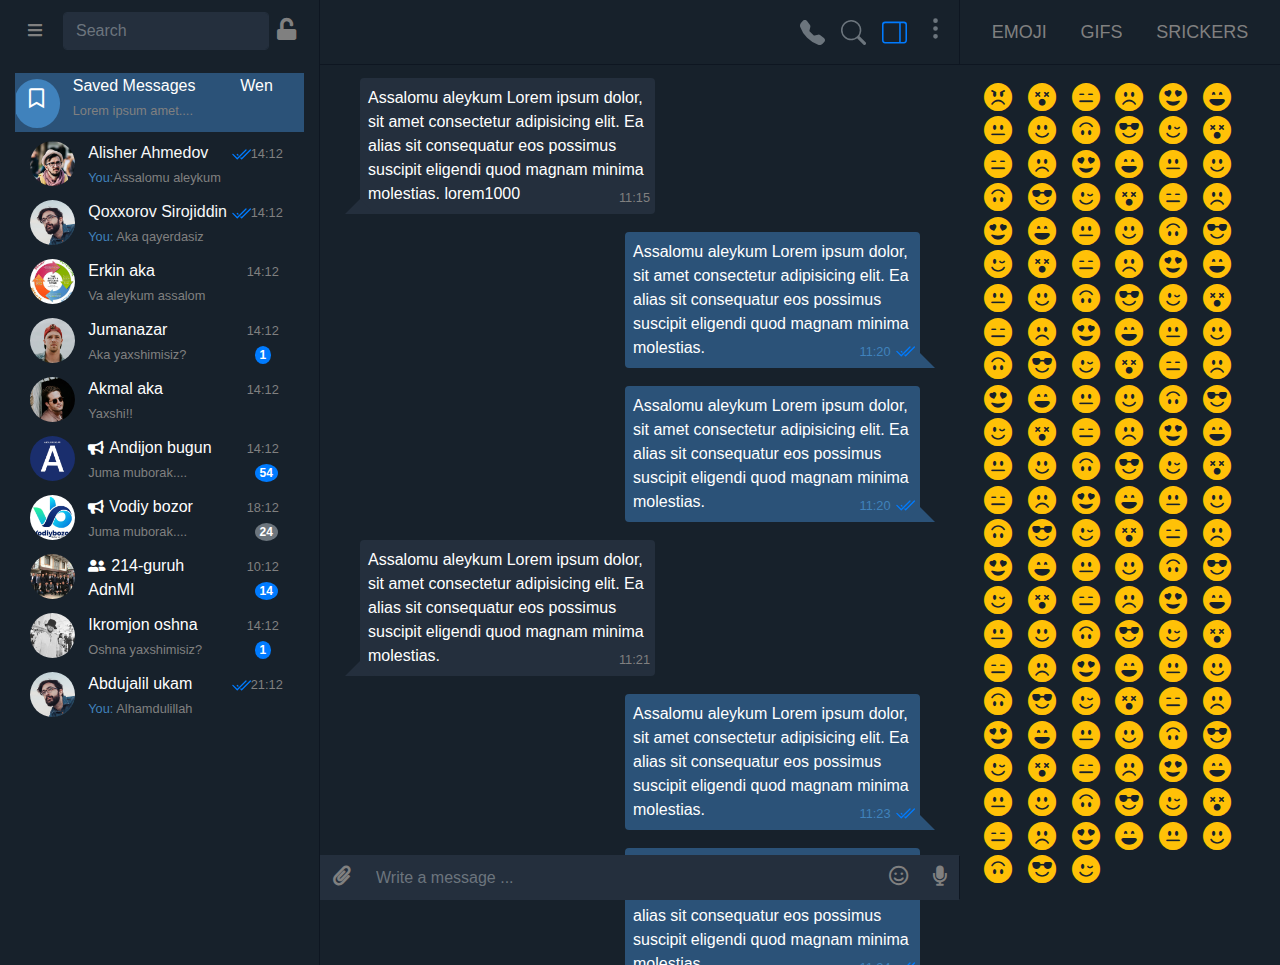
<file: telegram/index.html>
<!DOCTYPE html>
<html lang="en">
<head>
    <meta charset="UTF-8">
    <meta http-equiv="X-UA-Compatible" content="IE=edge">
    <meta name="viewport" content="width=device-width, initial-scale=1.0">
    <title>Telegramm</title>
    <link rel="stylesheet" href="css/bootstrap.min.css">
    <link rel="stylesheet" href="css/main.css">
    <link rel="stylesheet" href="https://cdnjs.cloudflare.com/ajax/libs/font-awesome/5.15.4/css/all.min.css">
    <link rel="stylesheet" href="https://fonts.googleapis.com/css?family=Tangerine">
    <link rel="stylesheet" href="https://cdn.jsdelivr.net/npm/bootstrap-icons@1.6.1/font/bootstrap-icons.css">
</head>
<body>
    
    <div class="container-fluid">
        <!-- ========= tg-navbar ========= -->
        <div class="row ">
            <div class="d-none d-lg-block col-lg-4  col-xl-3 r-bg-dark py-1  border-right col-3-p">
                    <div class="py-2 d-flex align-items-center">
                        <!-- Button trigger modal -->
                    <button type="button" class="btn btn-color  mr-2" data-toggle="modal" data-target="#exampleModalLong">
                        <span><i class="fas fa-bars"></i></span>
                        </button>
    
                        <!-- Modal body -->
                         <div class="modal fade" id="exampleModalLong" tabindex="-1" role="dialog" aria-labelledby="exampleModalLongTitle" aria-hidden="true">
                               
                            <div class="modal-dialog modal-dialog-user"style="width: 310px; height: 400px;"  role="document">
                                    <div class="modal-content modal-borer">
                                    <div class="modal-header d-block ">
                                        <h5 class="modal-title" id="exampleModalLongTitle">
                                            <span class="d-flex">
                                                <img class="main-user" src="muslim.jpg" alt="rasm">
                                                <span class="save-message"><i class="far fa-bookmark"></i></span>
                                            </span>
                                        </h5>
                                       <div class="d-flex">
                                           <div class="user-info">
                                            <p class="user-name mt-3 m-0"> Muhammadrizo Yo'lbarsbekov</p>
                                            <p class="user-name m-0">+998902531895</p>
                                           </div>
                                           <div class="account ml-4">
                                            <a style="width: 30px;" class="btn btn-style text-light mt-5 btn-chevron" data-toggle="collapse" href="#multiCollapseExample1" role="button" aria-expanded="false" aria-controls="multiCollapseExample1"><i class="fas fa-chevron-down "></i></a>
                                           </div>
                                       </div>
                                    </div>

                                    <div class="modal-body ">
                                        <div class="collapse multi-collapse" id="multiCollapseExample1">
                                            <div class="card b-card card-body px-2 pb-2 pt-2">
                                             <div class="row row-cols-2 border-none d-flex align-items-center justify-content-around">
                                                <div class="col-3  text-center p-0">
                                                    <img style="width: 35px;" class="main-user" src="muslim.jpg" alt="rasm">
                                                  <span class="main-check"><i class="fas fa-check check"></i></span>
                                                </div>
                                                <div class="col-9 text-left p-0">
                                                    <small class=" text-light" style="font-size: 16px;">Muhammadrizo Yo'lbarsbekov</small>
                                                </div>
                                                <div class="col-3 text-center mt-3">
                                                    <i style="font-size: 35px;"  class="ml-2 far fa-user-circle text-secondary"></i>
                                                </div>
                                                <div class="col-9 text-left p-0 mt-3 mb-3 text-light">
                                                    Add Account
                                                </div>
                                             </div>
                                            </div>
                                          </div>
                                    </div>
                                    <div class="modal-footer px-2">
                                       <div class="row row-cols-2">
                        
                                           <div class="col-2 mt-3"><i class="stl-icon text-secondary fas fa-user-friends"></i></div>
                                           <div class="col-9 mt-3"><p class="text-light">New Group</p></div>

                                           <div class="col-2 mt-3"><i class="stl-icon text-secondary fas fa-bullhorn"></i></div>
                                           <div class="col-9 mt-3"><p class="text-light">New Channel</p></div>

                                           <div class="col-2 mt-3"> <i class="stl-icon text-secondary far fa-user-circle"></i></div>
                                           <div class="col-9 mt-3"><p class="text-light">Contacts</p></div>

                                           <div class="col-2 mt-1"><i class="stl-icon text-secondary fas fa-phone-alt"></i></div>
                                           <div class="col-9 mt-3"><p class="text-light">Calls</p></div>

                                           <div class="col-2 mt-3"><i class="stl-icon text-secondary fas fa-cog"></i></div>
                                           <div class="col-9 mt-3"><p class="text-light">Settings</p></div>

                                           <div class="col-2 mt-3"><i class="stl-icon far fa-moon text-secondary"></i></div>
                                           <div class="col-9 mt-3 d-flex justify-content-between">
                                               <p class="text-light">Settings</p>
                                               <div class="custom-control custom-switch">
                                                <input type="checkbox" class="custom-control-input" id="customSwitch1">
                                                <label class="custom-control-label stl-switch" for="customSwitch1"></label>
                                              </div>
                                          </div>
                                       </div>
                                    </div>
                                    </div>
                                </div> 
                        </div>
                        <!-- Modal body stoped -->
                         <input class="form-control mr-sm-2 text-white" type="search" placeholder="Search" aria-label="Search">
                         <span class="mr-2"><i class="fas fa-unlock"></i></span>
                    </div>
                   
            </div>
            <div class="col-lg-8 col-xl-6 r-bg-dark py-1  border-right d-flex border-bottom">
                <div class="col-9">
                    
                   <div class="user-name">
                    <div class="tab-content" id="nav-tabContent">

                        <div class="tab-pane fade show text-light " id="s-messages" role="tabpanel" aria-labelledby="message">Saved Messages

                        </div>

                        <div class="tab-pane fade text-light " id="toga">
                            <div class="d-lg-none">
                                <i class="bi bi-arrow-left"></i>
                            <img src="person_1.jpg" alt="rasm" class="user-img mx-3  ">
                            </div>
                           <div>
                            Ahmedov Alisher 
                            <p class="recently my-0 ">last sent recently</p>
                           </div>
                        </div>
                        <div class="tab-pane fade text-light "  id="siroch">
                            <div class="d-lg-none">
                                <i class="bi bi-arrow-left"></i>
                            <img src="person_1.jpg" alt="rasm" class="user-img mx-3  ">
                            </div>
                           <div class="name-rec">
                            Qoxxorov Sirojiddin 
                            <p class="recently my-0 ">last sent recently</p>
                           </div>
                        </div>

                        <div class="tab-pane fade text-light" id="domla" role="tabpanel" aria-labelledby="e-akam">
                            <div class="d-lg-none">
                                <i class="bi bi-arrow-left"></i>
                            <img src="erkinaka.jpg" alt="rasm" class="user-img mx-3  ">
                            </div>
                           <div class="name-rec">
                            Erkin aka 
                            <p class="recently my-0 ">last sent recently</p>
                           </div>
                         </div>

                        <div class="tab-pane fade text-light " id="jumanazar" role="tabpanel" aria-labelledby="jumanazar">
                             <div class="d-lg-none">
                            <i class="bi bi-arrow-left"></i>
                            <img src="person_2.jpg" alt="rasm" class="user-img mx-3  ">
                            </div>
                            <div class="name-rec">
                                Jumanazar ukam
                                <p class="recently my-0 ">last sent recently</p>
                            </div>
                        </div>

                        <div class="tab-pane fade  text-light" id="a-akam" role="tabpanel" aria-labelledby="akmal">Akmal aka <p class="recently my-0">last sent recently</p></div>

                        <div class="tab-pane fade text-light" id="kanal" role="tabpanel" aria-labelledby="a-kanal">Andijon Bugun (Rasmiy kanal)<p class="recently my-0">144 260 subscribers</p></div>

                        <div class="tab-pane fade text-light" id="kanal-2" role="tabpanel" aria-labelledby="vb-kanal">Vodiy-bozor (Rasmiy kanal)<p class="recently my-0">404 329 subscribers</p></div>

                        <div class="tab-pane fade text-light " id="guruh" role="tabpanel" aria-labelledby="gr">214-guruh AndMI E.E.E <p class="recently my-0">35 members</p></div>

                        <div class="tab-pane fade text-light" id="ikrom-oshna" role="tabpanel" aria-labelledby="ikromjon">Ikromjon oshna <p class="recently my-0">last sent recently</p></div>

                        <div class="tab-pane fade text-light" id="abdujalil" role="tabpanel" aria-labelledby="b-abdujalil">Abdujalil ukam <p class="recently my-0">last sent recently</p></div>
                        
                        
                   </div>
                   </div>
                </div>
                <div class="col-3 px-0">

                       <ul class=" d-flex align-items-center justify-content-around icon-list m-0 p-0">
                            <li class="nav-item mx-2">
                                 <svg xmlns="http://www.w3.org/2000/svg" width="25" height="25" fill="currentColor" class="bi bi-telephone-fill text-secondary" viewBox="0 0 16 16">
                                <path fill-rule="evenodd" d="M1.885.511a1.745 1.745 0 0 1 2.61.163L6.29 2.98c.329.423.445.974.315 1.494l-.547 2.19a.678.678 0 0 0 .178.643l2.457 2.457a.678.678 0 0 0 .644.178l2.189-.547a1.745 1.745 0 0 1 1.494.315l2.306 1.794c.829.645.905 1.87.163 2.611l-1.034 1.034c-.74.74-1.846 1.065-2.877.702a18.634 18.634 0 0 1-7.01-4.42 18.634 18.634 0 0 1-4.42-7.009c-.362-1.03-.037-2.137.703-2.877L1.885.511z"/>
                                </svg>
                         </li>
                         <li class="nav-item mx-2">
                                <svg xmlns="http://www.w3.org/2000/svg" width="25" height="25" fill="currentColor" class="bi bi-search text-secondary" viewBox="0 0 16 16">
                                    <path d="M11.742 10.344a6.5 6.5 0 1 0-1.397 1.398h-.001c.03.04.062.078.098.115l3.85 3.85a1 1 0 0 0 1.415-1.414l-3.85-3.85a1.007 1.007 0 0 0-.115-.1zM12 6.5a5.5 5.5 0 1 1-11 0 5.5 5.5 0 0 1 11 0z"/>
                                </svg>
                         </li>
                         <li class="nav-item mx-2">
                            <svg xmlns="http://www.w3.org/2000/svg" width="25" height="25" fill="currentColor" class="bi bi-layout-sidebar-reverse text-primary" viewBox="0 0 16 16">
                                <path d="M16 3a2 2 0 0 0-2-2H2a2 2 0 0 0-2 2v10a2 2 0 0 0 2 2h12a2 2 0 0 0 2-2V3zm-5-1v12H2a1 1 0 0 1-1-1V3a1 1 0 0 1 1-1h9zm1 0h2a1 1 0 0 1 1 1v10a1 1 0 0 1-1 1h-2V2z"/>
                              </svg>
                         </li>
                         <li class="nav-item dropdown mx-2 mt-1">
                            <a class="nav-link three-dots dropdown-toggle" data-toggle="dropdown" href="#" role="button" aria-haspopup="true" aria-expanded="false">
                                <svg xmlns="http://www.w3.org/2000/svg" width="25" height="25" fill="currentColor" class="bi bi-three-dots-vertical text-secondary" viewBox="0 0 16 16">
                                    <path d="M9.5 13a1.5 1.5 0 1 1-3 0 1.5 1.5 0 0 1 3 0zm0-5a1.5 1.5 0 1 1-3 0 1.5 1.5 0 0 1 3 0zm0-5a1.5 1.5 0 1 1-3 0 1.5 1.5 0 0 1 3 0z"/>
                                  </svg>
                            </a>
                            <div class="dropdown-menu drop-menu">
                              <a class="dropdown-item text-light" href="#">Action</a>
                              <a class="dropdown-item text-light" href="#">Another action</a>
                              <a class="dropdown-item text-light" href="#">Something else here</a>
                              <a class="dropdown-item text-light" href="#">Separated link</a>
                            </div>
                          </li>
                       </ul>                               
                   
                </div>
            </div>
            <div class="d-none d-xl-block col-xl-3 r-bg-dark d-none border-bottom py-1">
              
                    <div class="emoji-box nav nav-tabs d-flex left justify-content-around align-items-center"  id="nav-tab" role="tablist">

                      <a class=" nav-item nav-link emoji" id="nav-emoji-tab" data-toggle="tab" href="#nav-emoji" role="tab" aria-controls="nav-home" aria-selected="true">EMOJI</a>
                      <a class=" nav-item nav-link gifs" id="nav-gif-tab" data-toggle="tab" href="#nav-gif" role="tab" aria-controls="nav-profile" aria-selected="false">GIFS</a>
                      <a class=" nav-item nav-link stickers" id="nav-stiker-tab" data-toggle="tab" href="#nav-stiker" role="tab" aria-controls="nav-contact" aria-selected="false">SRICKERS</a>
                    </div>
                 
            </div>
        </div>
        <!-- ========= tg-navbar tygadi========= -->
        <!-- ============ tg-main =================== -->
        <div class=" row" style="order: -1;">
            <div class="d-none d-lg-block col-lg-4  col-xl-3 r-bg-dark  pt-2 border-right scroll ">
                <nav>
                    <div class="nav nav-tabs flex-column" id="nav-tab" role="tablist">
                            <a class="user-link nav-item nav-link active p-0 " id="message" data-toggle="tab" href="#s-messages" role="tab" aria-controls="nav-home" aria-selected="true">
                                <div class="row save-mes">
                                    <div class="col-3 p-0 text-center ">
                                        <div class="img-box">
                                            <i class="far fa-bookmark"></i>
                                        </div>
                                    </div>
                                    <div class="col-6 p-0 ">
                                        <p class="m-0">Saved Messages</p>
                                        <p class="m-0"><small>Lorem ipsum amet....</small></p>
                                    </div>
                                    <div class="col-3 p-0 ">
                                        <u class="ml-4">Wen</u>
                                    </div>
                                </div>
                            </a>

                            <a class="user-link nav-item nav-link "  data-toggle="tab" data-target="#toga"  >
                                <div class="row">
                                    <div class="col-3 p-0 text-center "><img src="person_1.jpg" alt="rasm" class="user-img mx-auto"></div>
                                    <div class="col-6 p-0 ">
                                        <p class="m-0 text-light">Alisher Ahmedov</p>
                                        <p class="m-0"><small><b>You:</b>Assalomu aleykum</small></p>
                                    </div>
                                    <div class="col-3 p-0 ">
                                        <u><small> <svg xmlns="http://www.w3.org/2000/svg" width="20" height="20" fill="currentColor" class="bi bi-check2-all text-primary " viewBox="0 0 16 16">
                                            <path d="M12.354 4.354a.5.5 0 0 0-.708-.708L5 10.293 1.854 7.146a.5.5 0 1 0-.708.708l3.5 3.5a.5.5 0 0 0 .708 0l7-7zm-4.208 7-.896-.897.707-.707.543.543 6.646-6.647a.5.5 0 0 1 .708.708l-7 7a.5.5 0 0 1-.708 0z"/>
                                            <path d="m5.354 7.146.896.897-.707.707-.897-.896a.5.5 0 1 1 .708-.708z"/>
                                          </svg>14:12</small></u>
                                    </div>
                                </div>    
                            </a>

                            <a class="user-link nav-item nav-link"  data-toggle="tab" data-target="#siroch">
                                <div class="row">
                                    <div class="col-3 p-0 text-center ">
                                        <img src="person_2.jpg" alt="rasm" class="user-img mx-auto">
                                    </div>
                                    <div class="col-6 p-0 ">
                                        <p class="m-0 text-light">Qoxxorov Sirojiddin</p>
                                        <p class="m-0"><small><b>You:</b> Aka qayerdasiz </small></p>
                                    </div>
                                    <div class="col-3 p-0 ">
                                        <u><small> <svg xmlns="http://www.w3.org/2000/svg" width="20" height="20" fill="currentColor" class="bi bi-check2-all text-primary" viewBox="0 0 16 16">
                                            <path d="M12.354 4.354a.5.5 0 0 0-.708-.708L5 10.293 1.854 7.146a.5.5 0 1 0-.708.708l3.5 3.5a.5.5 0 0 0 .708 0l7-7zm-4.208 7-.896-.897.707-.707.543.543 6.646-6.647a.5.5 0 0 1 .708.708l-7 7a.5.5 0 0 1-.708 0z"/>
                                            <path d="m5.354 7.146.896.897-.707.707-.897-.896a.5.5 0 1 1 .708-.708z"/>
                                          </svg>14:12</small></u>
                                    </div>
                                </div>
                            </a>

                            <a class="user-link nav-item nav-link" id="e-akam" data-toggle="tab" href="#domla" role="tab" aria-controls="nav-contact" aria-selected="false">
                            <div class="row">
                                <div class="col-3 p-0 text-center ">
                                    <img src="erkinaka.jpg" alt="rasm" class="user-img mx-auto">
                                </div>
                                <div class="col-6 p-0 ">
                                    <p class="m-0">Erkin aka</p>
                                    <p class="m-0"><small>Va aleykum assalom </small></p>
                                </div>
                                <div class="col-3 p-0 ">
                                    <u class="ml-3"><small>14:12</small></u>
                                </div>
                            </div>    
                            </a>

                            <a class=" user-link nav-item nav-link" id="jumanazar" data-toggle="tab" href="#jumanazar" role="tab" aria-controls="nav-profile" aria-selected="false">
                                <div class="row">
                                    <div class="col-3 p-0 text-center ">
                                        <img src="person_3.jpg" alt="rasm" class="user-img mx-auto">
                                    </div>
                                    <div class="col-6 p-0 ">
                                        <p class="m-0">Jumanazar</p>
                                        <p class="m-0"><small>Aka yaxshimisiz?  </small></p>
                                    </div>
                                    <div class="col-3 p-0 ">
                                        <u class="ml-3"><small>14:12</small></u><br>
                                        <span class="badge badge-secondary rounded-circle bg-primary ml-4">1</span>
                                    </div>
                                </div>
                            </a>

                            <a class="user-link nav-item nav-link" id="akmal" data-toggle="tab" href="#a-akam" role="tab" aria-controls="nav-contact" aria-selected="false">
                                
                                <div class="row">
                                    <div class="col-3 p-0 text-center ">
                                        <img src="person_4.jpg" alt="rasm" class="user-img mx-auto">
                                    </div>
                                    <div class="col-6 p-0 ">
                                        <p class="m-0">Akmal aka</p>
                                        <p class="m-0"><small>Yaxshi!!  </small></p>
                                    </div>
                                    <div class="col-3 p-0 ">
                                        <u class="ml-3"><small>14:12</small></u>
                                    </div>
                                </div>
                            </a>
                            <a class="user-link nav-item nav-link " id="a-kanal" data-toggle="tab" href="#kanal" role="tab" aria-controls="nav-home" aria-selected="true">
                                <div class="row">
                                    <div class="col-3 p-0 text-center "><img src="andijon.jpg" alt="rasm" class="user-img mx-auto"></div>
                                    <div class="col-6 p-0 ">
                                        <p class="m-0"><i class="fas fa-bullhorn"></i>Andijon bugun</p>
                                        <p class="m-0"><small>Juma muborak....</small></p>
                                    </div>
                                    <div class="col-3 p-0 ">
                                        <u class="ml-3"><small>14:12</small></u>
                                        <span class="badge badge-secondary rounded-circle bg-primary ml-4">54</span>
                                    </div>
                                </div>    
                            </a>

                            <a class="user-link nav-item nav-link " id="vb-kanal" data-toggle="tab" href="#kanal-2" role="tab" aria-controls="nav-home" aria-selected="true">
                                <div class="row">
                                    <div class="col-3 p-0 text-center "><img src="vodiy-b.jpg" alt="rasm" class="user-img mx-auto"></div>
                                    <div class="col-6 p-0 ">
                                        <p class="m-0"><i class="fas fa-bullhorn"></i>Vodiy bozor</p>
                                        <p class="m-0"><small>Juma muborak....</small></p>
                                    </div>
                                    <div class="col-3 p-0 ">
                                        <u class="ml-3"><small>18:12</small></u><br>
                                        <span class="badge badge-secondary rounded-circle bg-secondary ml-4">24</span>
                                    </div>
                                </div>    
                            </a>

                            <a class="user-link nav-item nav-link " id="gr" data-toggle="tab" href="#guruh" role="tab" aria-controls="nav-home" aria-selected="true">
                                <div class="row">
                                    <div class="col-3 p-0 text-center "><img src="214.jpg" alt="rasm" class="user-img mx-auto"></div>
                                    <div class="col-6 p-0 ">
                                        <p class="m-0"><i class="fas fa-user-friends"></i>214-guruh AdnMI</p>
                                        <p class="m-0"><small><b>Abzal aka:</b> Lorem ips.. </small></p>
                                    </div>
                                    <div class="col-3 p-0 ">
                                        <u class="ml-3"><small>10:12</small></u>
                                        <span class="badge badge-secondary rounded-circle bg-primary ml-4">14</span>
                                    </div>
                                </div>
                            </a>

                            <a class="user-link nav-item nav-link" id="ikromjon" data-toggle="tab" href="#ikrom-oshna" role="tab" aria-controls="nav-profile" aria-selected="false">
                                <div class="row">
                                    <div class="col-3 p-0 text-center ">
                                        <img src="ikrom.jpg" alt="rasm" class="user-img mx-auto">
                                    </div>
                                    <div class="col-6 p-0 ">
                                        <p class="m-0">Ikromjon oshna</p>
                                        <p class="m-0"><small>Oshna yaxshimisiz?</small></p>
                                    </div>
                                    <div class="col-3 p-0 ">
                                        <u class="ml-3"><small>14:12</small></u><br>
                                        <span class="badge badge-secondary rounded-circle bg-primary ml-4">1</span>
                                    </div>
                                </div>
                            </a>
                            <a class="user-link nav-item nav-link" id="b-abdujalil" data-toggle="tab" href="#abdujalil" role="tab" aria-controls="nav-contact" aria-selected="false">
                                <div class="row">
                                    <div class="col-3 p-0 text-center ">
                                        <img src="person_2.jpg" alt="rasm" class="user-img mx-auto">
                                    </div>
                                    <div class="col-6 p-0 ">
                                        <p class="m-0">Abdujalil ukam</p>
                                        <p class="m-0"><small><b>You:</b> Alhamdulillah</small></p>
                                    </div>
                                    <div class="col-3 p-0 ">
                                        <u><small> <svg xmlns="http://www.w3.org/2000/svg" width="20" height="20" fill="currentColor" class="bi bi-check2-all text-primary" viewBox="0 0 16 16">
                                            <path d="M12.354 4.354a.5.5 0 0 0-.708-.708L5 10.293 1.854 7.146a.5.5 0 1 0-.708.708l3.5 3.5a.5.5 0 0 0 .708 0l7-7zm-4.208 7-.896-.897.707-.707.543.543 6.646-6.647a.5.5 0 0 1 .708.708l-7 7a.5.5 0 0 1-.708 0z"/>
                                            <path d="m5.354 7.146.896.897-.707.707-.897-.896a.5.5 0 1 1 .708-.708z"/>
                                          </svg>21:12</small></u>
                                    </div>
                                </div>
                            </a>
                    </div>
                  </nav>
            </div>
            <!-- =====================tg chat display ========================= -->
            <div class="col-lg-8 col-xl-6 r-bg-dark  scroll position-relative">
         
                <div class="tab-content" id="nav-tabContent"> 
                    <!-- alisher -->
                    <div class="tab-pane fade active text-light " id="toga" role="tabpanel" aria-labelledby="toga">
                            <div class="col-12   chat-left mt-2 ">
                                <div class="text-mess rounded">Assalomu aleykum
                                    Lorem ipsum dolor, sit amet consectetur adipisicing elit. Ea alias sit consequatur eos possimus suscipit eligendi quod magnam minima molestias. lorem1000 <span class="stl-mess"></span>
                                <span class="time"> <small>11:15</small></span>
                                </div>
                                
                            </div>
                            <div class="col-12   d-flex justify-content-end  chat-right mt-2 ">
                                <div class="text-mess-2 rounded  text-rigt">Assalomu aleykum
                                    Lorem ipsum dolor, sit amet consectetur adipisicing elit. Ea alias sit consequatur eos possimus suscipit eligendi quod magnam minima molestias. <span class="stl-mess-2"></span>
                                    <span class="time"> <small class="time-left">11:20</small> <svg xmlns="http://www.w3.org/2000/svg" width="20" height="20" fill="currentColor" class="bi bi-check2-all text-primary" viewBox="0 0 16 16">
                                        <path d="M12.354 4.354a.5.5 0 0 0-.708-.708L5 10.293 1.854 7.146a.5.5 0 1 0-.708.708l3.5 3.5a.5.5 0 0 0 .708 0l7-7zm-4.208 7-.896-.897.707-.707.543.543 6.646-6.647a.5.5 0 0 1 .708.708l-7 7a.5.5 0 0 1-.708 0z"/>
                                        <path d="m5.354 7.146.896.897-.707.707-.897-.896a.5.5 0 1 1 .708-.708z"/>
                                      </svg></span>
                                </div>
                            </div>
                            <div class="col-12  d-flex justify-content-end  chat-right mt-2">
                                <div class="text-mess-2 rounded">Assalomu aleykum
                                    Lorem ipsum dolor, sit amet consectetur adipisicing elit. Ea alias sit consequatur eos possimus suscipit eligendi quod magnam minima molestias. <span class="stl-mess-2"></span>
                                    <span class="time"> <small class="time-left">11:20</small> <svg xmlns="http://www.w3.org/2000/svg" width="20" height="20" fill="currentColor" class="bi bi-check2-all text-primary" viewBox="0 0 16 16">
                                        <path d="M12.354 4.354a.5.5 0 0 0-.708-.708L5 10.293 1.854 7.146a.5.5 0 1 0-.708.708l3.5 3.5a.5.5 0 0 0 .708 0l7-7zm-4.208 7-.896-.897.707-.707.543.543 6.646-6.647a.5.5 0 0 1 .708.708l-7 7a.5.5 0 0 1-.708 0z"/>
                                        <path d="m5.354 7.146.896.897-.707.707-.897-.896a.5.5 0 1 1 .708-.708z"/>
                                      </svg></span>
                                </div>
                            </div>
                            <div class="col-12   chat-left mt-2">
                                <div class="text-mess rounded">Assalomu aleykum
                                    Lorem ipsum dolor, sit amet consectetur adipisicing elit. Ea alias sit consequatur eos possimus suscipit eligendi quod magnam minima molestias. <span class="stl-mess"></span><span class="time"> <small>11:21</small></span></span>
                                </div>
                            </div>
                            <div class="col-12   d-flex justify-content-end chat-right mt-2">
                                <div class="text-mess-2 rounded">Assalomu aleykum
                                    Lorem ipsum dolor, sit amet consectetur adipisicing elit. Ea alias sit consequatur eos possimus suscipit eligendi quod magnam minima molestias. <span class="stl-mess-2"></span>
                                    <span class="time"> <small class="time-left">11:23</small> <svg xmlns="http://www.w3.org/2000/svg" width="20" height="20" fill="currentColor" class="bi bi-check2-all text-primary" viewBox="0 0 16 16">
                                        <path d="M12.354 4.354a.5.5 0 0 0-.708-.708L5 10.293 1.854 7.146a.5.5 0 1 0-.708.708l3.5 3.5a.5.5 0 0 0 .708 0l7-7zm-4.208 7-.896-.897.707-.707.543.543 6.646-6.647a.5.5 0 0 1 .708.708l-7 7a.5.5 0 0 1-.708 0z"/>
                                        <path d="m5.354 7.146.896.897-.707.707-.897-.896a.5.5 0 1 1 .708-.708z"/>
                                      </svg></span>
                                </div>
                            </div>
                            <div class="col-12   d-flex justify-content-end  chat-right mt-2 ">
                                <div class="text-mess-2  text-rigt rounded">Assalomu aleykum
                                    Lorem ipsum dolor, sit amet consectetur adipisicing elit. Ea alias sit consequatur eos possimus suscipit eligendi quod magnam minima molestias. <span class="stl-mess-2"></span>
                                    <span class="time"> <small class="time-left">11:24</small> <svg xmlns="http://www.w3.org/2000/svg" width="20" height="20" fill="currentColor" class="bi bi-check2-all text-primary" viewBox="0 0 16 16">
                                        <path d="M12.354 4.354a.5.5 0 0 0-.708-.708L5 10.293 1.854 7.146a.5.5 0 1 0-.708.708l3.5 3.5a.5.5 0 0 0 .708 0l7-7zm-4.208 7-.896-.897.707-.707.543.543 6.646-6.647a.5.5 0 0 1 .708.708l-7 7a.5.5 0 0 1-.708 0z"/>
                                        <path d="m5.354 7.146.896.897-.707.707-.897-.896a.5.5 0 1 1 .708-.708z"/>
                                      </svg></span>
                                </div>
                            </div>
                            
                            <div class="col-12   d-flex justify-content-end  chat-right mt-2">
                                <div class="text-mess-2 rounded">Assalomu aleykum
                                    Lorem ipsum dolor, sit amet consectetur adipisicing elit. Ea alias sit consequatur eos possimus suscipit eligendi quod magnam minima molestias. <span class="stl-mess-2"></span>
                                    <span class="time"> <small class="time-left">11:25</small>
                                        <svg xmlns="http://www.w3.org/2000/svg" width="20" height="20" fill="currentColor" class="bi bi-check2-all text-primary" viewBox="0 0 16 16">
                                            <path d="M12.354 4.354a.5.5 0 0 0-.708-.708L5 10.293 1.854 7.146a.5.5 0 1 0-.708.708l3.5 3.5a.5.5 0 0 0 .708 0l7-7zm-4.208 7-.896-.897.707-.707.543.543 6.646-6.647a.5.5 0 0 1 .708.708l-7 7a.5.5 0 0 1-.708 0z"/>
                                            <path d="m5.354 7.146.896.897-.707.707-.897-.896a.5.5 0 1 1 .708-.708z"/>
                                          </svg>
                                    </span>
                                </div>
                            </div>
                            <div class="col-12   mt-3 d-flex justify-content-center">
                                <div class="alert alert-color p-0 px-2" role="alert">
                                    24-oktabr
                                </div>
                            </div>
                            
                            <div class="col-12   chat-left mt-2">
                                <div class="text-mess">Assalomu aleykum
                                    Lorem ipsum dolor, sit amet consectetur adipisicing elit. Ea alias sit consequatur eos possimus suscipit eligendi quod magnam minima molestias. <span class="stl-mess"></span><span class="time"> <small>11:25</small></span></span>
                                </div>
                            </div>
                            <div class="col-12   d-flex justify-content-end chat-right mt-2">
                                <div class="text-mess-2">Assalomu aleykum
                                    Lorem ipsum dolor, sit amet consectetur adipisicing elit. Ea alias sit consequatur eos possimus suscipit eligendi quod magnam minima molestias. <span class="stl-mess-2"></span>
                                    <span class="time"> <small class="time-left">11:30</small><i class="fas fa-check-double ml-3"></i></span>
                                </div>
                                
                            </div>
                            <div class="row  overflow-hidden">
                                <div class="col-12   chat-left mt-2 ">
                                    <div class="text-mess rounded">Assalomu aleykum
                                        Lorem ipsum dolor, sit amet consectetur adipisicing elit. Ea alias sit consequatur eos possimus suscipit eligendi quod magnam minima molestias. lorem1000 <span class="stl-mess"></span>
                                    <span class="time"> <small>11:15</small></span>
                                    </div>
                                    
                                </div>
                            <div class="input-group fixed-bottom col-lg-8 offset-lg-4 col-xl-6 offset-xl-3 p-0  ">
                                <div class="input-group-prepend">
                                    <button class="btn bt-bg rounded-0" type="button" id="button-addon1"><i class="fas fa-paperclip"></i></button>
                                </div>
                                <input type="text" class="form-control input-type border-dark-left text-white " placeholder="Write a message ..." aria-label="Recipient's username with two button addons" aria-describedby="button-addon4">
                                <div class="input-group-append" id="button-addon4">
                                <button class="btn bt-bg rounded-0" type="button"><i class="far fa-smile"></i></button>
                                <button class="btn bt-bg rounded-0 border-right" type="button"><i class="fas fa-microphone"></i></button>
                                </div>
                            </div>
                        </div>
                    </div> 
                </div>
            </div>
             <!-- =====================tg chat display tugadi ========================= -->
            <div class="d-none d-xl-block col-xl-3 r-bg-dark d-none d-md-block p-3 scroll">
                <div class="tab-content text-light" id="nav-tabContent">

                    <div class="tab-pane fade show active" id="nav-emoji" role="tabpanel" aria-labelledby="nav-emoji-tab">
                        <h3><i class="text-warning mt-3 ml-2 bi bi-emoji-angry-fill text-warning"></i>
                            <i class="text-warning mt-3 ml-2 bi bi-emoji-dizzy-fill"></i>
                            <i class="text-warning mt-3 ml-2 bi bi-emoji-expressionless-fill"></i>
                            <i class="text-warning mt-3 ml-2 bi bi-emoji-frown-fill"></i>
                            <i class="text-warning mt-3 ml-2 bi bi-emoji-heart-eyes-fill"></i>
                            <i class="text-warning mt-3 ml-2 bi bi-emoji-laughing-fill"></i>
                            <i class="text-warning mt-3 ml-2 bi bi-emoji-neutral-fill"></i>
                            <i class="text-warning mt-3 ml-2 bi bi-emoji-smile-fill"></i>
                            <i class="text-warning mt-3 ml-2 bi bi-emoji-smile-upside-down-fill"></i>
                            <i class="text-warning mt-3 ml-2 bi bi-emoji-sunglasses-fill"></i>
                            <i class="text-warning mt-3 ml-2 bi bi-emoji-wink-fill"></i>
                            <i class="text-warning mt-3 ml-2 bi bi-emoji-dizzy-fill"></i>
                            <i class="text-warning mt-3 ml-2 bi bi-emoji-expressionless-fill"></i>
                            <i class="text-warning mt-3 ml-2 bi bi-emoji-frown-fill"></i>
                            <i class="text-warning mt-3 ml-2 bi bi-emoji-heart-eyes-fill"></i>
                            <i class="text-warning mt-3 ml-2 bi bi-emoji-laughing-fill"></i>
                            <i class="text-warning mt-3 ml-2 bi bi-emoji-neutral-fill"></i>
                            <i class="text-warning mt-3 ml-2 bi bi-emoji-smile-fill"></i>
                            <i class="text-warning mt-3 ml-2 bi bi-emoji-smile-upside-down-fill"></i>
                            <i class="text-warning mt-3 ml-2 bi bi-emoji-sunglasses-fill"></i>
                            <i class="text-warning mt-3 ml-2 bi bi-emoji-wink-fill"></i>
                            <i class="text-warning mt-3 ml-2 bi bi-emoji-dizzy-fill"></i>
                            <i class="text-warning mt-3 ml-2 bi bi-emoji-expressionless-fill"></i>
                            <i class="text-warning mt-3 ml-2 bi bi-emoji-frown-fill"></i>
                            <i class="text-warning mt-3 ml-2 bi bi-emoji-heart-eyes-fill"></i>
                            <i class="text-warning mt-3 ml-2 bi bi-emoji-laughing-fill"></i>
                            <i class="text-warning mt-3 ml-2 bi bi-emoji-neutral-fill"></i>
                            <i class="text-warning mt-3 ml-2 bi bi-emoji-smile-fill"></i>
                            <i class="text-warning mt-3 ml-2 bi bi-emoji-smile-upside-down-fill"></i>
                            <i class="text-warning mt-3 ml-2 bi bi-emoji-sunglasses-fill"></i>
                            <i class="text-warning mt-3 ml-2 bi bi-emoji-wink-fill"></i>
                            <i class="text-warning mt-3 ml-2 bi bi-emoji-dizzy-fill"></i>
                            <i class="text-warning mt-3 ml-2 bi bi-emoji-expressionless-fill"></i>
                            <i class="text-warning mt-3 ml-2 bi bi-emoji-frown-fill"></i>
                            <i class="text-warning mt-3 ml-2 bi bi-emoji-heart-eyes-fill"></i>
                            <i class="text-warning mt-3 ml-2 bi bi-emoji-laughing-fill"></i>
                            <i class="text-warning mt-3 ml-2 bi bi-emoji-neutral-fill"></i>
                            <i class="text-warning mt-3 ml-2 bi bi-emoji-smile-fill"></i>
                            <i class="text-warning mt-3 ml-2 bi bi-emoji-smile-upside-down-fill"></i>
                            <i class="text-warning mt-3 ml-2 bi bi-emoji-sunglasses-fill"></i>
                            <i class="text-warning mt-3 ml-2 bi bi-emoji-wink-fill"></i>
                            <i class="text-warning mt-3 ml-2 bi bi-emoji-dizzy-fill"></i>
                            <i class="text-warning mt-3 ml-2 bi bi-emoji-expressionless-fill"></i>
                            <i class="text-warning mt-3 ml-2 bi bi-emoji-frown-fill"></i>
                            <i class="text-warning mt-3 ml-2 bi bi-emoji-heart-eyes-fill"></i>
                            <i class="text-warning mt-3 ml-2 bi bi-emoji-laughing-fill"></i>
                            <i class="text-warning mt-3 ml-2 bi bi-emoji-neutral-fill"></i>
                            <i class="text-warning mt-3 ml-2 bi bi-emoji-smile-fill"></i>
                            <i class="text-warning mt-3 ml-2 bi bi-emoji-smile-upside-down-fill"></i>
                            <i class="text-warning mt-3 ml-2 bi bi-emoji-sunglasses-fill"></i>
                            <i class="text-warning mt-3 ml-2 bi bi-emoji-wink-fill"></i>
                            <i class="text-warning mt-3 ml-2 bi bi-emoji-dizzy-fill"></i>
                            <i class="text-warning mt-3 ml-2 bi bi-emoji-expressionless-fill"></i>
                            <i class="text-warning mt-3 ml-2 bi bi-emoji-frown-fill"></i>
                            <i class="text-warning mt-3 ml-2 bi bi-emoji-heart-eyes-fill"></i>
                            <i class="text-warning mt-3 ml-2 bi bi-emoji-laughing-fill"></i>
                            <i class="text-warning mt-3 ml-2 bi bi-emoji-neutral-fill"></i>
                            <i class="text-warning mt-3 ml-2 bi bi-emoji-smile-fill"></i>
                            <i class="text-warning mt-3 ml-2 bi bi-emoji-smile-upside-down-fill"></i>
                            <i class="text-warning mt-3 ml-2 bi bi-emoji-sunglasses-fill"></i>
                            <i class="text-warning mt-3 ml-2 bi bi-emoji-wink-fill"></i>
                            <i class="text-warning mt-3 ml-2 bi bi-emoji-dizzy-fill"></i>
                            <i class="text-warning mt-3 ml-2 bi bi-emoji-expressionless-fill"></i>
                            <i class="text-warning mt-3 ml-2 bi bi-emoji-frown-fill"></i>
                            <i class="text-warning mt-3 ml-2 bi bi-emoji-heart-eyes-fill"></i>
                            <i class="text-warning mt-3 ml-2 bi bi-emoji-laughing-fill"></i>
                            <i class="text-warning mt-3 ml-2 bi bi-emoji-neutral-fill"></i>
                            <i class="text-warning mt-3 ml-2 bi bi-emoji-smile-fill"></i>
                            <i class="text-warning mt-3 ml-2 bi bi-emoji-smile-upside-down-fill"></i>
                            <i class="text-warning mt-3 ml-2 bi bi-emoji-sunglasses-fill"></i>
                            <i class="text-warning mt-3 ml-2 bi bi-emoji-wink-fill"></i>
                            <i class="text-warning mt-3 ml-2 bi bi-emoji-dizzy-fill"></i>
                            <i class="text-warning mt-3 ml-2 bi bi-emoji-expressionless-fill"></i>
                            <i class="text-warning mt-3 ml-2 bi bi-emoji-frown-fill"></i>
                            <i class="text-warning mt-3 ml-2 bi bi-emoji-heart-eyes-fill"></i>
                            <i class="text-warning mt-3 ml-2 bi bi-emoji-laughing-fill"></i>
                            <i class="text-warning mt-3 ml-2 bi bi-emoji-neutral-fill"></i>
                            <i class="text-warning mt-3 ml-2 bi bi-emoji-smile-fill"></i>
                            <i class="text-warning mt-3 ml-2 bi bi-emoji-smile-upside-down-fill"></i>
                            <i class="text-warning mt-3 ml-2 bi bi-emoji-sunglasses-fill"></i>
                            <i class="text-warning mt-3 ml-2 bi bi-emoji-wink-fill"></i>
                            <i class="text-warning mt-3 ml-2 bi bi-emoji-dizzy-fill"></i>
                            <i class="text-warning mt-3 ml-2 bi bi-emoji-expressionless-fill"></i>
                            <i class="text-warning mt-3 ml-2 bi bi-emoji-frown-fill"></i>
                            <i class="text-warning mt-3 ml-2 bi bi-emoji-heart-eyes-fill"></i>
                            <i class="text-warning mt-3 ml-2 bi bi-emoji-laughing-fill"></i>
                            <i class="text-warning mt-3 ml-2 bi bi-emoji-neutral-fill"></i>
                            <i class="text-warning mt-3 ml-2 bi bi-emoji-smile-fill"></i>
                            <i class="text-warning mt-3 ml-2 bi bi-emoji-smile-upside-down-fill"></i>
                            <i class="text-warning mt-3 ml-2 bi bi-emoji-sunglasses-fill"></i>
                            <i class="text-warning mt-3 ml-2 bi bi-emoji-wink-fill"></i>
                            <i class="text-warning mt-3 ml-2 bi bi-emoji-dizzy-fill"></i>
                            <i class="text-warning mt-3 ml-2 bi bi-emoji-expressionless-fill"></i>
                            <i class="text-warning mt-3 ml-2 bi bi-emoji-frown-fill"></i>
                            <i class="text-warning mt-3 ml-2 bi bi-emoji-heart-eyes-fill"></i>
                            <i class="text-warning mt-3 ml-2 bi bi-emoji-laughing-fill"></i>
                            <i class="text-warning mt-3 ml-2 bi bi-emoji-neutral-fill"></i>
                            <i class="text-warning mt-3 ml-2 bi bi-emoji-smile-fill"></i>
                            <i class="text-warning mt-3 ml-2 bi bi-emoji-smile-upside-down-fill"></i>
                            <i class="text-warning mt-3 ml-2 bi bi-emoji-sunglasses-fill"></i>
                            <i class="text-warning mt-3 ml-2 bi bi-emoji-wink-fill"></i>
                            <i class="text-warning mt-3 ml-2 bi bi-emoji-dizzy-fill"></i>
                            <i class="text-warning mt-3 ml-2 bi bi-emoji-expressionless-fill"></i>
                            <i class="text-warning mt-3 ml-2 bi bi-emoji-frown-fill"></i>
                            <i class="text-warning mt-3 ml-2 bi bi-emoji-heart-eyes-fill"></i>
                            <i class="text-warning mt-3 ml-2 bi bi-emoji-laughing-fill"></i>
                            <i class="text-warning mt-3 ml-2 bi bi-emoji-neutral-fill"></i>
                            <i class="text-warning mt-3 ml-2 bi bi-emoji-smile-fill"></i>
                            <i class="text-warning mt-3 ml-2 bi bi-emoji-smile-upside-down-fill"></i>
                            <i class="text-warning mt-3 ml-2 bi bi-emoji-sunglasses-fill"></i>
                            <i class="text-warning mt-3 ml-2 bi bi-emoji-wink-fill"></i>
                            <i class="text-warning mt-3 ml-2 bi bi-emoji-dizzy-fill"></i>
                            <i class="text-warning mt-3 ml-2 bi bi-emoji-expressionless-fill"></i>
                            <i class="text-warning mt-3 ml-2 bi bi-emoji-frown-fill"></i>
                            <i class="text-warning mt-3 ml-2 bi bi-emoji-heart-eyes-fill"></i>
                            <i class="text-warning mt-3 ml-2 bi bi-emoji-laughing-fill"></i>
                            <i class="text-warning mt-3 ml-2 bi bi-emoji-neutral-fill"></i>
                            <i class="text-warning mt-3 ml-2 bi bi-emoji-smile-fill"></i>
                            <i class="text-warning mt-3 ml-2 bi bi-emoji-smile-upside-down-fill"></i>
                            <i class="text-warning mt-3 ml-2 bi bi-emoji-sunglasses-fill"></i>
                            <i class="text-warning mt-3 ml-2 bi bi-emoji-wink-fill"></i>
                            <i class="text-warning mt-3 ml-2 bi bi-emoji-dizzy-fill"></i>
                            <i class="text-warning mt-3 ml-2 bi bi-emoji-expressionless-fill"></i>
                            <i class="text-warning mt-3 ml-2 bi bi-emoji-frown-fill"></i>
                            <i class="text-warning mt-3 ml-2 bi bi-emoji-heart-eyes-fill"></i>
                            <i class="text-warning mt-3 ml-2 bi bi-emoji-laughing-fill"></i>
                            <i class="text-warning mt-3 ml-2 bi bi-emoji-neutral-fill"></i>
                            <i class="text-warning mt-3 ml-2 bi bi-emoji-smile-fill"></i>
                            <i class="text-warning mt-3 ml-2 bi bi-emoji-smile-upside-down-fill"></i>
                            <i class="text-warning mt-3 ml-2 bi bi-emoji-sunglasses-fill"></i>
                            <i class="text-warning mt-3 ml-2 bi bi-emoji-wink-fill"></i>
                            <i class="text-warning mt-3 ml-2 bi bi-emoji-dizzy-fill"></i>
                            <i class="text-warning mt-3 ml-2 bi bi-emoji-expressionless-fill"></i>
                            <i class="text-warning mt-3 ml-2 bi bi-emoji-frown-fill"></i>
                            <i class="text-warning mt-3 ml-2 bi bi-emoji-heart-eyes-fill"></i>
                            <i class="text-warning mt-3 ml-2 bi bi-emoji-laughing-fill"></i>
                            <i class="text-warning mt-3 ml-2 bi bi-emoji-neutral-fill"></i>
                            <i class="text-warning mt-3 ml-2 bi bi-emoji-smile-fill"></i>
                            <i class="text-warning mt-3 ml-2 bi bi-emoji-smile-upside-down-fill"></i>
                            <i class="text-warning mt-3 ml-2 bi bi-emoji-sunglasses-fill"></i>
                            <i class="text-warning mt-3 ml-2 bi bi-emoji-wink-fill"></i>
                        </h3>
                    </div>

                    <div class="tab-pane fade" id="nav-gif" role="tabpanel" aria-labelledby="nav-gif-tab">
                        <p>Lorem ipsum dolor sit amet consectetur adipisicing elit. Libero quam soluta quos nisi eveniet laudantium blanditiis ut doloremque assumenda voluptatibus magnam, voluptate ullam quaerat, corrupti rerum vero pariatur dolores hic?</p>
                        <p>Lorem ipsum dolor sit amet consectetur adipisicing elit. Libero quam soluta quos nisi eveniet laudantium blanditiis ut doloremque assumenda voluptatibus magnam, voluptate ullam quaerat, corrupti rerum vero pariatur dolores hic?</p>
                        <p>Lorem ipsum dolor sit amet consectetur adipisicing elit. Libero quam soluta quos nisi eveniet laudantium blanditiis ut doloremque assumenda voluptatibus magnam, voluptate ullam quaerat, corrupti rerum vero pariatur dolores hic?</p>
                        <p>Lorem ipsum dolor sit amet consectetur adipisicing elit. Libero quam soluta quos nisi eveniet laudantium blanditiis ut doloremque assumenda voluptatibus magnam, voluptate ullam quaerat, corrupti rerum vero pariatur dolores hic?</p>
                        <p>Lorem ipsum dolor sit amet consectetur adipisicing elit. Libero quam soluta quos nisi eveniet laudantium blanditiis ut doloremque assumenda voluptatibus magnam, voluptate ullam quaerat, corrupti rerum vero pariatur dolores hic?</p>
                        <p>Lorem ipsum dolor sit amet consectetur adipisicing elit. Libero quam soluta quos nisi eveniet laudantium blanditiis ut doloremque assumenda voluptatibus magnam, voluptate ullam quaerat, corrupti rerum vero pariatur dolores hic?</p>
                        <p>Lorem ipsum dolor sit amet consectetur adipisicing elit. Libero quam soluta quos nisi eveniet laudantium blanditiis ut doloremque assumenda voluptatibus magnam, voluptate ullam quaerat, corrupti rerum vero pariatur dolores hic?</p>
                    </div>

                    <div class="tab-pane fade" id="nav-stiker" role="tabpanel" aria-labelledby="nav-stiker-tab">
                        <i>
                            <p>Lorem ipsum dolor sit amet consectetur adipisicing elit. Libero quam soluta quos nisi eveniet laudantium blanditiis ut doloremque assumenda voluptatibus magnam, voluptate ullam quaerat, corrupti rerum vero pariatur dolores hic?</p>
                        <p>Lorem ipsum dolor sit amet consectetur adipisicing elit. Libero quam soluta quos nisi eveniet laudantium blanditiis ut doloremque assumenda voluptatibus magnam, voluptate ullam quaerat, corrupti rerum vero pariatur dolores hic?</p>
                        <p>Lorem ipsum dolor sit amet consectetur adipisicing elit. Libero quam soluta quos nisi eveniet laudantium blanditiis ut doloremque assumenda voluptatibus magnam, voluptate ullam quaerat, corrupti rerum vero pariatur dolores hic?</p>
                        <p>Lorem ipsum dolor sit amet consectetur adipisicing elit. Libero quam soluta quos nisi eveniet laudantium blanditiis ut doloremque assumenda voluptatibus magnam, voluptate ullam quaerat, corrupti rerum vero pariatur dolores hic?</p>
                        <p>Lorem ipsum dolor sit amet consectetur adipisicing elit. Libero quam soluta quos nisi eveniet laudantium blanditiis ut doloremque assumenda voluptatibus magnam, voluptate ullam quaerat, corrupti rerum vero pariatur dolores hic?</p>
                        <p>Lorem ipsum dolor sit amet consectetur adipisicing elit. Libero quam soluta quos nisi eveniet laudantium blanditiis ut doloremque assumenda voluptatibus magnam, voluptate ullam quaerat, corrupti rerum vero pariatur dolores hic?</p>
                        <p>Lorem ipsum dolor sit amet consectetur adipisicing elit. Libero quam soluta quos nisi eveniet laudantium blanditiis ut doloremque assumenda voluptatibus magnam, voluptate ullam quaerat, corrupti rerum vero pariatur dolores hic?</p>
                        </i>
                    </div>
                  </div>
            </div>
        </div>
          <!--row tugadi  -->
    </div>
    
    <script src="js/jquery-3.4.1.slim.min.js"></script>
    <script src="js/bootstrap.bundle.js"></script>
    
</body>
</html>
</file>
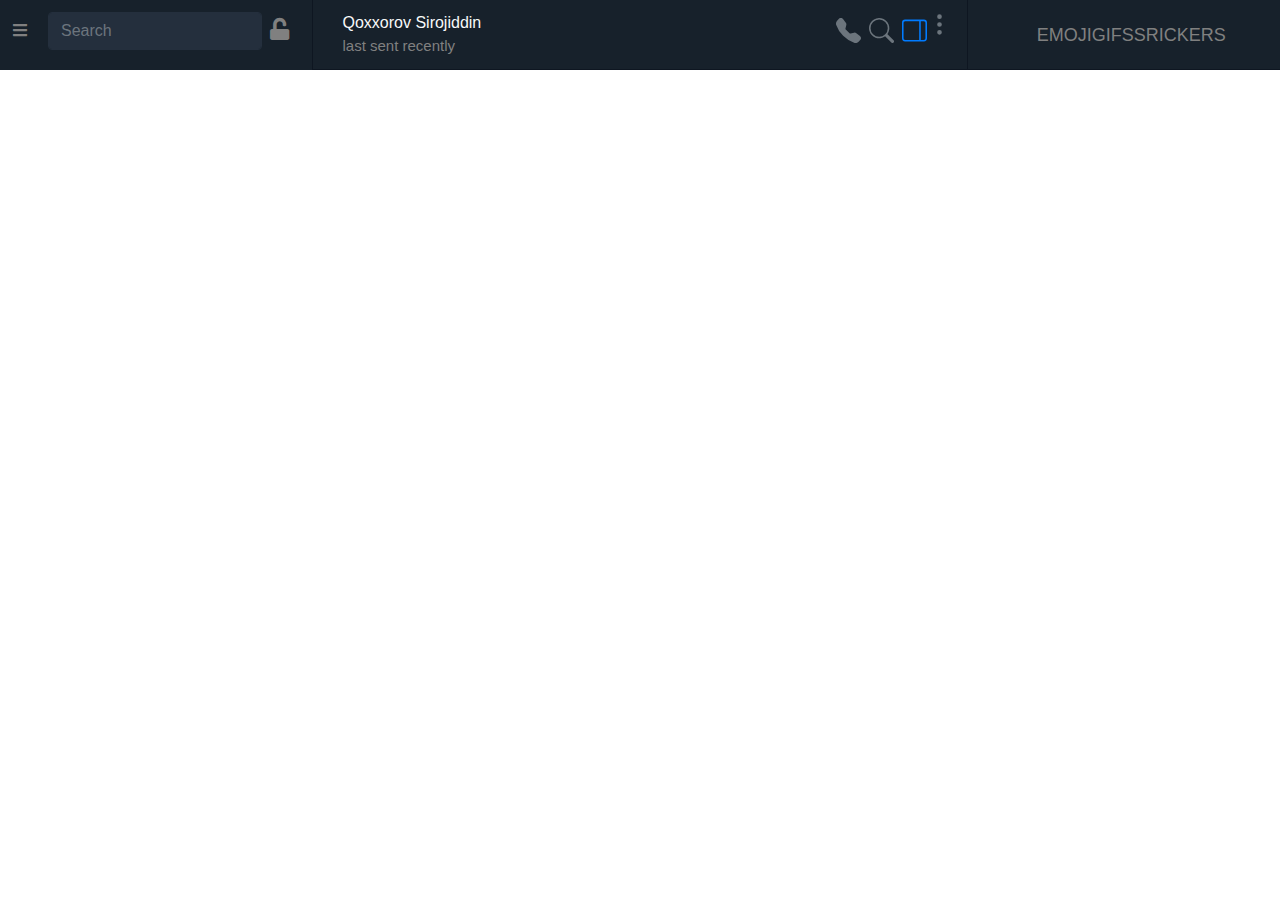
<file: telegram/123.html>
<!DOCTYPE html>
<html lang="en">
<head>
    <meta charset="UTF-8">
    <meta http-equiv="X-UA-Compatible" content="IE=edge">
    <meta name="viewport" content="width=device-width, initial-scale=1.0">
    <title>Document</title>
    <link rel="stylesheet" href="css/bootstrap.min.css">
    <link rel="stylesheet" href="css/main.css">
    <link rel="stylesheet" href="https://cdnjs.cloudflare.com/ajax/libs/font-awesome/5.15.4/css/all.min.css">
    <link rel="stylesheet" href="https://fonts.googleapis.com/css?family=Tangerine">
    <link rel="stylesheet" href="https://cdn.jsdelivr.net/npm/bootstrap-icons@1.6.1/font/bootstrap-icons.css">
</head>
<body>
    <div class="row ">
        <div class="d-none d-lg-block col-lg-4  col-xl-3 r-bg-dark py-1    border-right col-3-p">
                <div class="py-2 d-flex align-items-center">
                    <!-- Button trigger modal -->
                <button type="button" class="btn btn-color  mr-2" data-toggle="modal" data-target="#exampleModalLong">
                    <span><i class="fas fa-bars"></i></span>
                    </button>

                    <!-- Modal body -->
                     <div class="modal fade" id="exampleModalLong" tabindex="-1" role="dialog" aria-labelledby="exampleModalLongTitle" aria-hidden="true">
                           
                        <div class="modal-dialog modal-dialog-user"style="width: 310px; height: 400px;"  role="document">
                                <div class="modal-content modal-borer">
                                <div class="modal-header d-block ">
                                    <h5 class="modal-title" id="exampleModalLongTitle">
                                        <span class="d-flex">
                                            <img class="main-user" src="muslim.jpg" alt="rasm">
                                            <span class="save-message"><i class="far fa-bookmark"></i></span>
                                        </span>
                                    </h5>
                                   <div class="d-flex">
                                       <div class="user-info">
                                        <p class="user-name mt-3 m-0"> Muhammadrizo Yo'lbarsbekov</p>
                                        <p class="user-name m-0">+998902531895</p>
                                       </div>
                                       <div class="account ml-4">
                                        <a style="width: 30px;" class="btn btn-style text-light mt-5 btn-chevron" data-toggle="collapse" href="#multiCollapseExample1" role="button" aria-expanded="false" aria-controls="multiCollapseExample1"><i class="fas fa-chevron-down "></i></a>
                                       </div>
                                   </div>
                                </div>

                                <div class="modal-body ">
                                    <div class="collapse multi-collapse" id="multiCollapseExample1">
                                        <div class="card b-card card-body px-2 pb-2 pt-2">
                                         <div class="row row-cols-2 border-none d-flex align-items-center justify-content-around">
                                            <div class="col-3  text-center p-0">
                                                <img style="width: 35px;" class="main-user" src="muslim.jpg" alt="rasm">
                                              <span class="main-check"><i class="fas fa-check check"></i></span>
                                            </div>
                                            <div class="col-9 text-left p-0">
                                                <small class=" text-light" style="font-size: 16px;">Muhammadrizo Yo'lbarsbekov</small>
                                            </div>
                                            <div class="col-3 text-center mt-3">
                                                <i style="font-size: 35px;"  class="ml-2 far fa-user-circle text-secondary"></i>
                                            </div>
                                            <div class="col-9 text-left p-0 mt-3 mb-3 text-light">
                                                Add Account
                                            </div>
                                         </div>
                                        </div>
                                      </div>
                                </div>
                                <div class="modal-footer px-2">
                                   <div class="row row-cols-2">
                    
                                       <div class="col-2 mt-3"><i class="stl-icon text-secondary fas fa-user-friends"></i></div>
                                       <div class="col-9 mt-3"><p class="text-light">New Group</p></div>

                                       <div class="col-2 mt-3"><i class="stl-icon text-secondary fas fa-bullhorn"></i></div>
                                       <div class="col-9 mt-3"><p class="text-light">New Channel</p></div>

                                       <div class="col-2 mt-3"> <i class="stl-icon text-secondary far fa-user-circle"></i></div>
                                       <div class="col-9 mt-3"><p class="text-light">Contacts</p></div>

                                       <div class="col-2 mt-1"><i class="stl-icon text-secondary fas fa-phone-alt"></i></div>
                                       <div class="col-9 mt-3"><p class="text-light">Calls</p></div>

                                       <div class="col-2 mt-3"><i class="stl-icon text-secondary fas fa-cog"></i></div>
                                       <div class="col-9 mt-3"><p class="text-light">Settings</p></div>

                                       <div class="col-2 mt-3"><i class="stl-icon far fa-moon text-secondary"></i></div>
                                       <div class="col-9 mt-3 d-flex justify-content-between">
                                           <p class="text-light">Settings</p>
                                           <div class="custom-control custom-switch">
                                            <input type="checkbox" class="custom-control-input" id="customSwitch1">
                                            <label class="custom-control-label stl-switch" for="customSwitch1"></label>
                                          </div>
                                      </div>
                                   </div>
                                </div>
                                </div>
                            </div> 
                    </div>
                    <!-- Modal body stoped -->
                     <input class="form-control mr-sm-2" type="search" placeholder="Search" aria-label="Search">
                     <span class="mr-2"><i class="fas fa-unlock"></i></span>
                </div>
               
        </div>
        <div class="r-bg-dark py-1 col-lg-8 col-xl-6  border-right d-flex border-bottom">
            <div class="col-9 d-flex align-items-center">
                    <i class="fas fa-angle-left text-light  d-lg-none"></i>
                    <img src="person_1.jpg" alt="rasm" class="user-img mx-3  d-lg-none">
               <div class="user-name">
                <div class="tab-content" id="nav-tabContent">
                    <div class="tab-pane fade show text-light " id="s-messages" role="tabpanel" aria-labelledby="message">Saved Messages</div>

                    <div class="tab-pane fade text-light " id="toga">Ahmedov Alisher <p class="recently my-0">last sent recently</p></div>

                    <div class="tab-pane fade text-light active "  id="siroch">
                        Qoxxorov Sirojiddin 
                        <p class="recently my-0">last sent recently</p>
                    </div>

                    <div class="tab-pane fade text-light" id="domla" role="tabpanel" aria-labelledby="e-akam">Erkin Aka <p class="recently my-0">last sent recently</p> </div>

                    <div class="tab-pane fade text-light " id="jumanazar" role="tabpanel" aria-labelledby="jumanazar">Jumanazar uka  <p class="recently my-0">last sent recently</p></div>

                    <div class="tab-pane fade  text-light" id="a-akam" role="tabpanel" aria-labelledby="akmal">Akmal aka <p class="recently my-0">last sent recently</p></div>

                    <div class="tab-pane fade text-light" id="kanal" role="tabpanel" aria-labelledby="a-kanal">Andijon Bugun (Rasmiy kanal)<p class="recently my-0">144 260 subscribers</p></div>

                    <div class="tab-pane fade text-light" id="kanal-2" role="tabpanel" aria-labelledby="vb-kanal">Vodiy-bozor (Rasmiy kanal)<p class="recently my-0">404 329 subscribers</p></div>

                    <div class="tab-pane fade text-light " id="guruh" role="tabpanel" aria-labelledby="gr">214-guruh AndMI E.E.E <p class="recently my-0">35 members</p></div>

                    <div class="tab-pane fade text-light" id="ikrom-oshna" role="tabpanel" aria-labelledby="ikromjon">Ikromjon oshna <p class="recently my-0">last sent recently</p></div>

                    <div class="tab-pane fade text-light" id="abdujalil" role="tabpanel" aria-labelledby="b-abdujalil">Abdujalil ukam <p class="recently my-0">last sent recently</p></div>
                    
                    
               </div>
               </div>
            </div>
            <div class="col-3 px-0">
               <div class="d-flex align-items-center justify-content-around">
                   <ul class=" d-flex align-items-center justify-content-around icon-list">
                        <li class="nav-item mt-2 ">
                             <svg xmlns="http://www.w3.org/2000/svg" width="25" height="25" fill="currentColor" class="bi bi-telephone-fill text-secondary" viewBox="0 0 16 16">
                            <path fill-rule="evenodd" d="M1.885.511a1.745 1.745 0 0 1 2.61.163L6.29 2.98c.329.423.445.974.315 1.494l-.547 2.19a.678.678 0 0 0 .178.643l2.457 2.457a.678.678 0 0 0 .644.178l2.189-.547a1.745 1.745 0 0 1 1.494.315l2.306 1.794c.829.645.905 1.87.163 2.611l-1.034 1.034c-.74.74-1.846 1.065-2.877.702a18.634 18.634 0 0 1-7.01-4.42 18.634 18.634 0 0 1-4.42-7.009c-.362-1.03-.037-2.137.703-2.877L1.885.511z"/>
                            </svg>
                     </li>
                     <li class="nav-item mx-2 mt-2">
                            <svg xmlns="http://www.w3.org/2000/svg" width="25" height="25" fill="currentColor" class="bi bi-search text-secondary" viewBox="0 0 16 16">
                                <path d="M11.742 10.344a6.5 6.5 0 1 0-1.397 1.398h-.001c.03.04.062.078.098.115l3.85 3.85a1 1 0 0 0 1.415-1.414l-3.85-3.85a1.007 1.007 0 0 0-.115-.1zM12 6.5a5.5 5.5 0 1 1-11 0 5.5 5.5 0 0 1 11 0z"/>
                            </svg>
                     </li>
                     <li class="nav-item mt-2 ">
                        <svg xmlns="http://www.w3.org/2000/svg" width="25" height="25" fill="currentColor" class="bi bi-layout-sidebar-reverse text-primary" viewBox="0 0 16 16">
                            <path d="M16 3a2 2 0 0 0-2-2H2a2 2 0 0 0-2 2v10a2 2 0 0 0 2 2h12a2 2 0 0 0 2-2V3zm-5-1v12H2a1 1 0 0 1-1-1V3a1 1 0 0 1 1-1h9zm1 0h2a1 1 0 0 1 1 1v10a1 1 0 0 1-1 1h-2V2z"/>
                          </svg>
                     </li>
                     <li class="nav-item dropdown mt-2">
                        <a class="nav-link three-dots dropdown-toggle" data-toggle="dropdown" href="#" role="button" aria-haspopup="true" aria-expanded="false">
                            <svg xmlns="http://www.w3.org/2000/svg" width="25" height="25" fill="currentColor" class="bi bi-three-dots-vertical text-secondary" viewBox="0 0 16 16">
                                <path d="M9.5 13a1.5 1.5 0 1 1-3 0 1.5 1.5 0 0 1 3 0zm0-5a1.5 1.5 0 1 1-3 0 1.5 1.5 0 0 1 3 0zm0-5a1.5 1.5 0 1 1-3 0 1.5 1.5 0 0 1 3 0z"/>
                              </svg>
                        </a>
                        <div class="dropdown-menu drop-menu">
                          <a class="dropdown-item text-light" href="#">Action</a>
                          <a class="dropdown-item text-light" href="#">Another action</a>
                          <a class="dropdown-item text-light" href="#">Something else here</a>
                          <a class="dropdown-item text-light" href="#">Separated link</a>
                        </div>
                      </li>
                   </ul>                               
               </div>
            </div>
        </div>
        <div class="d-none d-xl-block col-xl-3 r-bg-dark  border-bottom py-1">
            <nav class="h-100">
                <div class="nav h-100 nav-tabs d-flex left align-items-center  justify-content-center"  id="nav-tab" role="tablist">

                  <a class=" nav-item nav-link emoji " id="nav-emoji-tab" data-toggle="tab" href="#nav-emoji" role="tab" aria-controls="nav-home" aria-selected="true">EMOJI</a>

                  <a class=" nav-item nav-link gifs " id="nav-gif-tab" data-toggle="tab" href="#nav-gif" role="tab" aria-controls="nav-profile" aria-selected="false">GIFS</a>

                  <a class=" nav-item nav-link stickers " id="nav-stiker-tab" data-toggle="tab" href="#nav-stiker" role="tab" aria-controls="nav-contact" aria-selected="false">SRICKERS</a>

                </div>
              </nav>
        </div>
    </div>


    <script src="js/jquery-3.4.1.slim.min.js"></script>
    <script src="js/bootstrap.bundle.js"></script>
</body>
</html>
</file>
<file: telegram/css/main.css>
img {
  width: 100px;
}
.container-fluid{
  height: 500px;
}
/* width */
::-webkit-scrollbar {
  width: 5px;
}

/* Track */
::-webkit-scrollbar-track {
  box-shadow: inset 0 0 5px grey;
  border-radius: 30px;
}

/* Handle */
::-webkit-scrollbar-thumb {
  background:grey;
  border-radius: 30px;
}
/* ==============row style ================ */
.r-bg-dark{
  background-color: #17212B;
}
/*============= col style================ */
.col-3{
  padding-right: 0;
  padding-left: 0;
}
.scroll{
  overflow-y: scroll;
  height: 100vh;
}
/* =========== chap col stillari ============= */
.user-link{
  color: #fff !important;
  background-color:#17212B !important;
  height: 60px;
  border-color: #17212B !important;
  
}
.user-link:hover{
  color: #fff !important;
}
.nav-link{
    border: 1px solid #17212B;
    border-top-left-radius: 0px !important;
    border-top-right-radius: 0px !important;
    border-right-color: #17212B;
    /* padding: 5px 10px !important; */
    overflow: hidden;
}
.nav-link:hover{
    border-color: #17212B !important;
    background-color: #202B36 !important;  
}
.nav-tabs{
  background-color: #17212B !important;
}
.nav-link.active{
  background-color: #2B5278 !important;
  color: #fff !important;
  border-color: #2B5278 !important;
}
.nav-link:focus{
  background-color: #2B5278 !important;
  color: #fff !important;
  border-color: #2B5278 !important;
}
.border-right{
  border-right: solid 1px #0E1621 !important;
}
.border-bottom{
  border-bottom: solid 1px#0E1621 !important;
}
/*================ user============== */
.user-img{
  border-radius: 50%;
  width: 45px;
  margin-right: 15px;
}
.save-mes{
  height: 100%;
  width: 100%;
}
.img-box{
  padding-top: 10px;
  border-radius: 50%;
  width: 65%;
  height: 85%;
  margin-top: 5px;
  margin-left: auto;
  margin-right: auto;
  color: white;
  background-color: #4082BC;
}
.fa-bookmark{
  font-size: 20px;
}
.fa-bullhorn, .fa-user-friends{
  font-size: 14px;
  margin-right: 5px;
}
small{
  color: grey;
}
b{
  color: #4082BC;
  font-weight: 500;
}
.fa-check-double{
  color: #4082BC;
  margin-right: 5px;
}
u{
  text-decoration: none; 
}
.emoji{
  color: yellow;
}
/* bars button start */
.btn:hover{
  color: grey;
}
.btn:focus{
  border-color: #242F3D;
  box-shadow: 0 0 0 #242F3D ;
  /* outline: 0px solid #17212B; */
  border: none;
}
.btn-color{
  border-color: none;
  color: grey;
}
.fa-unlock{
  font-size: 22px;
  color: grey;
}
/* bars button stop */
.recently{
  font-size: 15px;
  color: grey;
}
/* ================ input search-navigation================ */
.form-control{
  background-color: #242F3D;
 border-color: #242F3D;
}
.form-control:focus{
  color: #495057;
  background-color: #242F3D;
  border-color: #242F3D;
  box-shadow: 0 0 0 #242F3D ;
}
/*  ==========col-8 ============= */
.fa-phone-alt, .fa-search, .fa-ellipsis-v{
  color: grey;
  /* margin-left: 20px; */
  margin-top: 15px;
}
/* ==================================== modal =============================== */
.modal-content{
  background-color:#17212B ;
  height: 100vh;
  
}
.modal-border{
  border-radius: 0 !important;
}
.modal-header{
  background-color: #4082BC;
  color: white;
  border-top-left-radius: 0px;
  border-top-right-radius: 0px;
  border-bottom: none;
  height: 150px;
}
.modal-body{
  border-bottom: 1px solid black;
  padding: 0;
  flex:0;
}

.modal-footer{
  border-top: none;
}
.main-user{
  width: 50px;
  border-radius: 50%;
}
.user-name{
  font-weight: 300;
}

.btn-style{
  height: 30px;
  width: 50px;
  padding: 0;
  background-color: #4082BC;
}
.save-message{
  margin-left: 160px;
  border-radius: 50%;
  padding: 5px 12px;
  width: 40px;
  height: 40px;
  background-color: #2B5278;
}
#fa-bookmark{
  font-size: 12px;
}
.modal-dialog-user{
    width: 310px;
    margin-left: 0;
    margin-top: 0;
}
.b-card{
  border: none !important;
  background-color: #17212B;
}

.main-user{
  position: relative;
  margin-left: 10px;
}
.main-check{
  text-align: center;
  border-radius: 50%;
  background-color: #4082BC;
  color: white;
  width: 20px;
  height: 20px;
  position: absolute;
  bottom: -5px;
  left: 50px;
  border: solid 1px black;
}
.check{
  margin-bottom: 40px;
  margin-top: 0;
}
.btn-chevron{
  /* transform: rotateX(0deg); */
  transition: width .35s ease-in-out;
}
.btn-chevron:focus{
  transform: rotateX(180deg);
}
.stl-icon{
  font-size: 25px;
}
.custom-control-label::before{
  background-color: #242F3D !important;
}
.custom-control-label::after{
  background-color: grey;
}
/* <!-- =====================tg chat display ========================= --> */
.chat-left, .chat-right{
  color: white;
  border-radius: 8px;
  padding: 5px 10px;
}
.text-mess, .text-mess-2{
  width: 50%;
  background-color: #242F3D;
  padding: 8px;
  position: relative;
  margin-left: 15px;
}
.text-mess-2{
  background-color: #2B5278;
  margin-right: 15px;
  position: relative;
}
.stl-mess{
  width: 0; 
  height: 0; 
  border-left: 15px solid transparent;
  border-right: 15px solid transparent;
  border-bottom: 15px solid #242F3D;
  position: absolute;
  left: -15px;
  bottom: 0;
  
}
.stl-mess-2{
  position: absolute;
  width: 0; 
  height: 0; 
  border-left: 15px solid transparent;
  border-right: 15px solid transparent;
  border-bottom: 15px solid #2B5278;
  right: -15px;
  bottom: 0;
  
}
.time{
  position: absolute;
  bottom: 5px;
  right: 5px;
}
.time-left{
  color: #4082BC;
}
.alert-color{
  background-color: #242F3D;
  color: white;
  border-radius: 30px;
}
.input-type{
  border-radius: 0;
  height: 45px;
}
.p-fixed{
  position: fixed;
  bottom: 0;
  width: 50%;
  left: 340px;
}
.bt-bg{
  background-color: #242F3D;
  color: white;
}
.fa-smile, .fa-microphone , .fa-paperclip{
  font-size: 20px;
  color: grey;
  font-weight: 300;
}
.fa-smile:hover, .fa-microphone:hover, .fa-paperclip:hover{
  color: white;
}
.fade:not(.show){
  opacity: 1;
}
.emoji-box{
  height: 100% !important;
}
.emoji, .gifs, .stickers{
  background-color: #17212B;
  color: grey !important;
  position: relative;
  border: none !important;
  font-weight: 500;
  padding: 15px 0px;
  font-size: 18px;
}
.emoji:hover, .gifs:hover, .stickers:hover{
  background-color: #17212B !important;
  border: none !important;
}
.emoji:focus, .gifs:focus, .stickers:focus{
  background-color: #17212B !important;
  color: #2B5278 !important;
  border: none !important;
}
.emoji.active, .gifs.active, .stickers.active{
  background-color: #17212B !important;
  color: #2B5278 !important;
  border: none !important;
}
.emoji::before, .gifs::before, .stickers::before{
  content: " ";
  bottom: 0px;
  left: 0px;
  width: 100%;
  height: 4px;
  background-color: #4082BC;
  position: absolute;
  display: none;
}
.emoji:focus::before, .gifs:focus::before, .stickers:focus::before{
  display: block;
}
.bi-telephone-fill:hover, .bi-search:hover, .bi-three-dots-vertical:hover, .fa-unlock:hover, .fa-bars:hover{
  color: #fff !important;
}
.three-dots{
  border: none !important;
  border-top-left-radius: 0% !important;
  border-top-right-radius: 0% !important;
  border-right-color: #17212B !important;
  padding: 0 !important;
  display: inline-block;
  height: 30px;
}
.three-dots::after{
  display: none !important;
}
.three-dots:focus{
  background-color: #202B36 !important;
  border: none !important;
}
.three-dots:hover{
  background-color: #17212B !important;
  border: none !important;
}
.drop-menu{
  background-color: #17212B;
  left: -150px !important;
  top: 30px !important;
  color: white;
}
.icon-list{
  list-style-type: none;
  height: 100% !important;
}
.left{
  border-bottom:0px !important;
}
.dropdown-item:hover{
  background-color: #202B36 !important;
}






















/*# sourceMappingURL=main.css.map */
</file>
